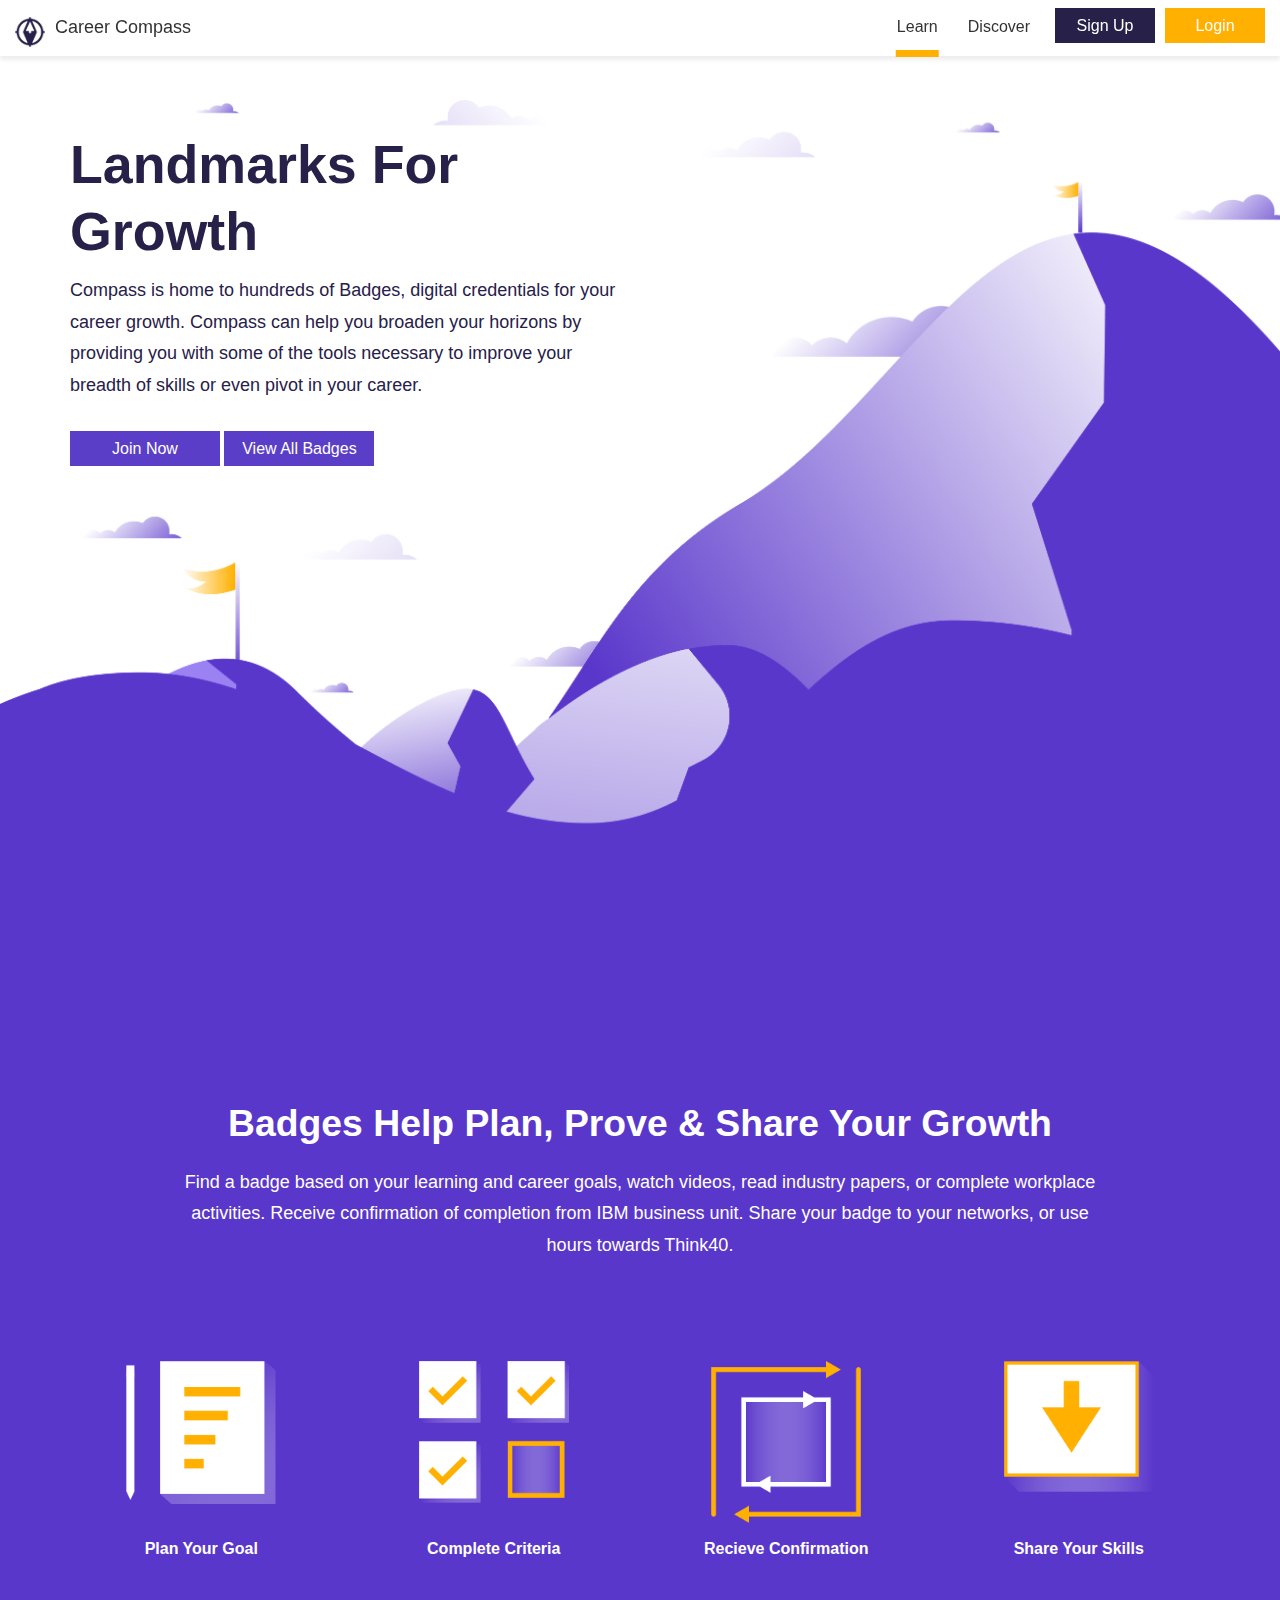
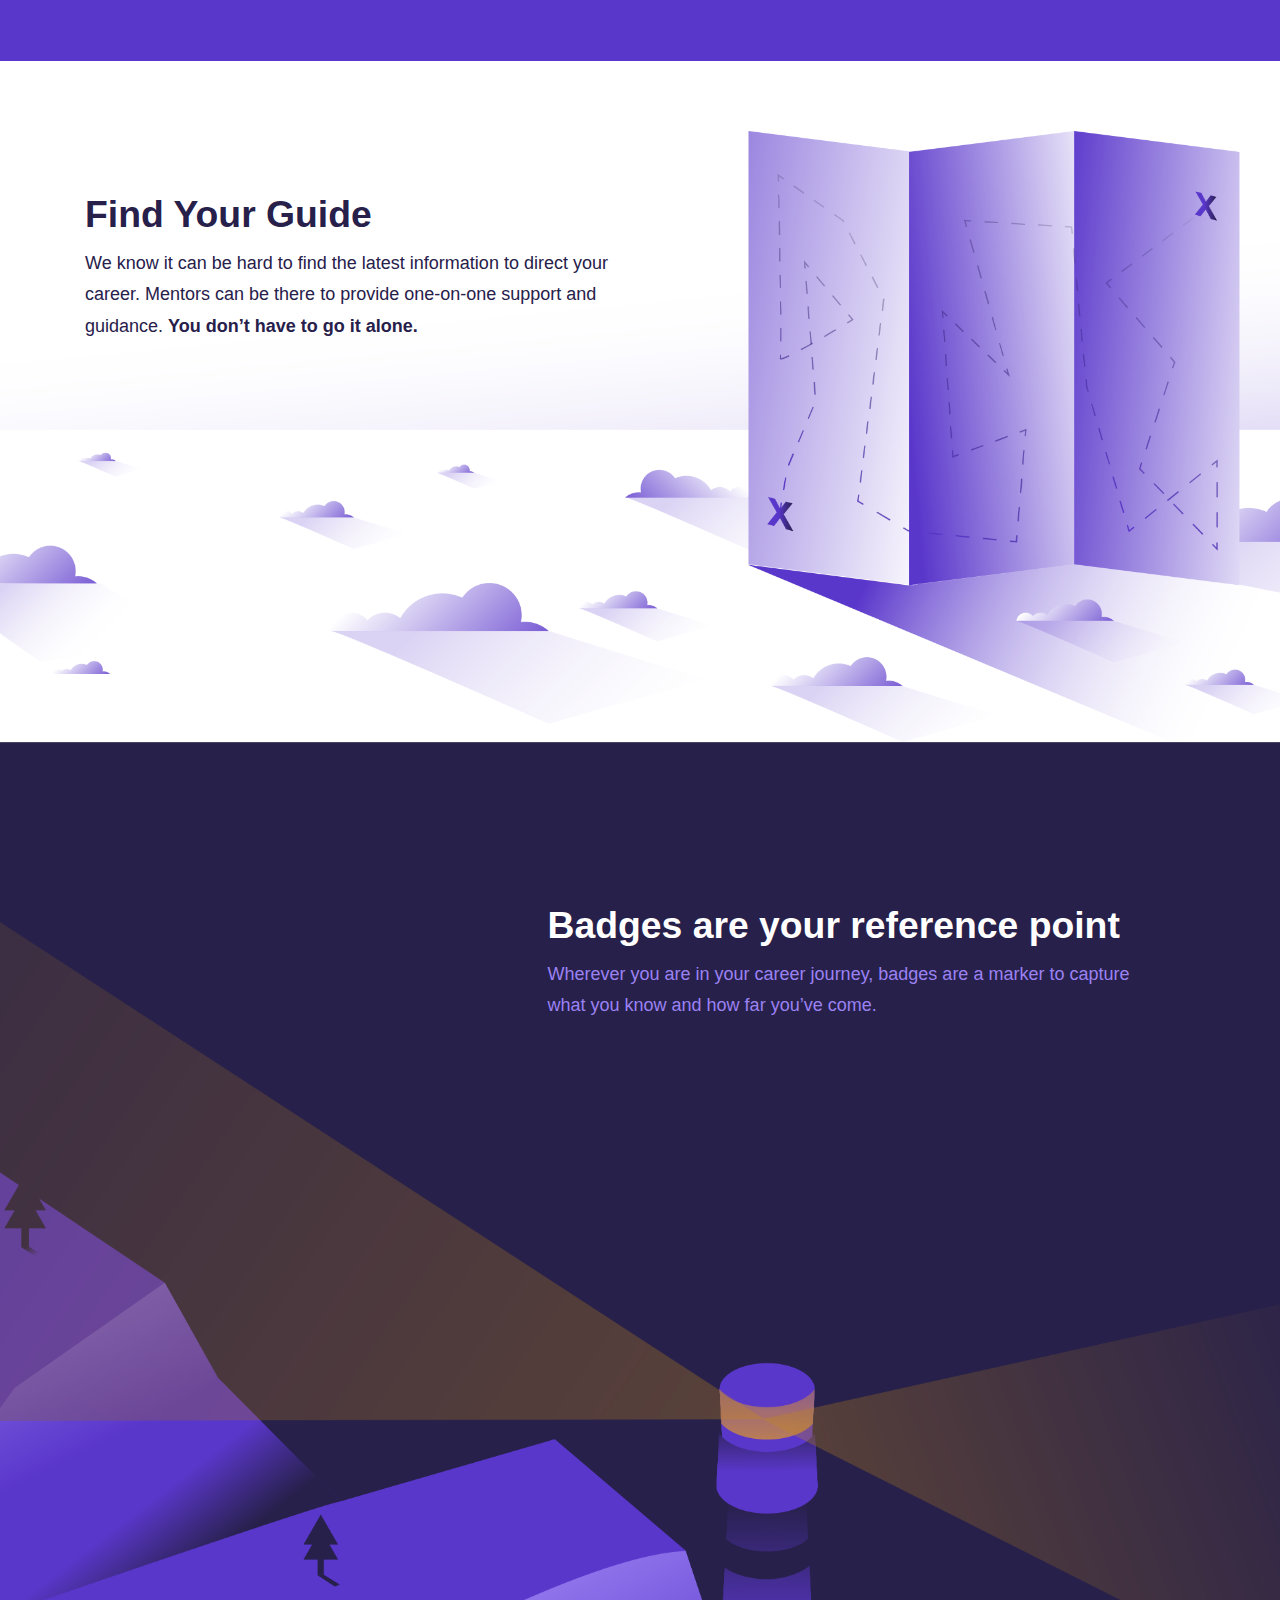
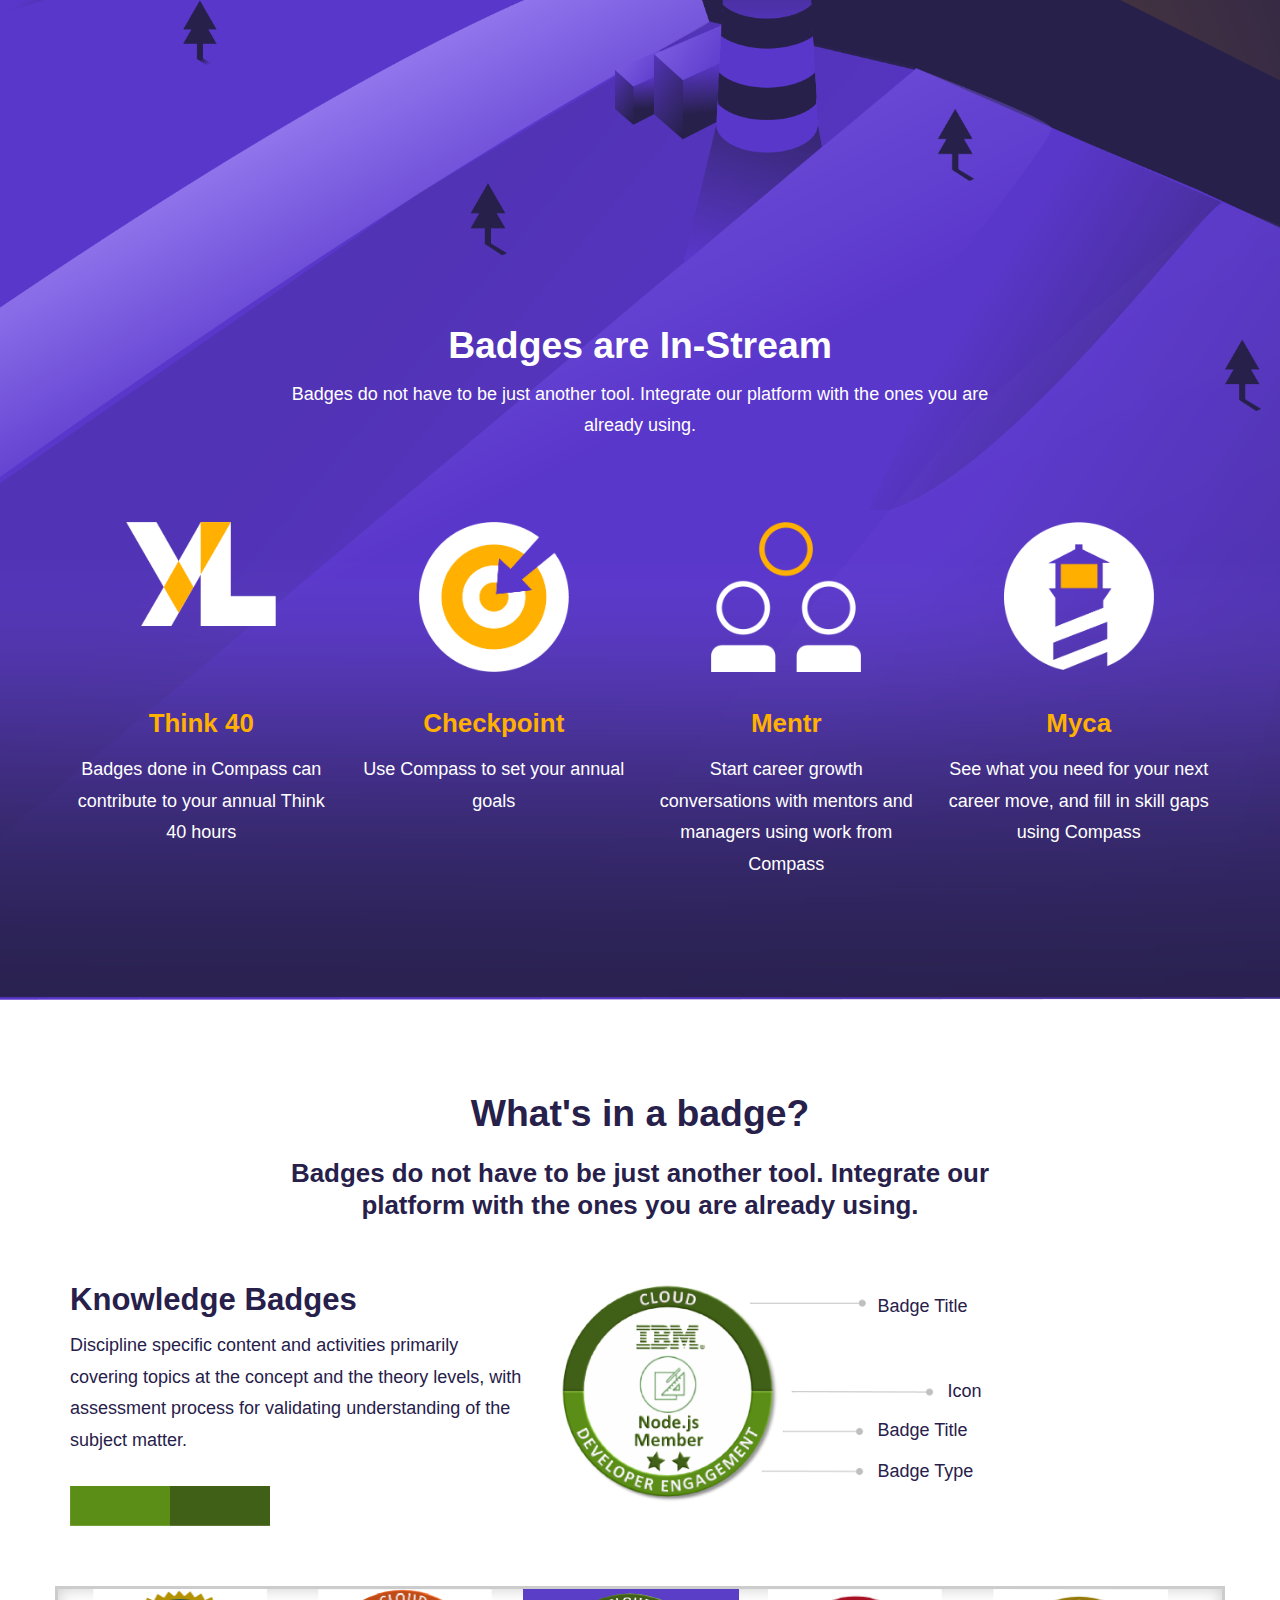
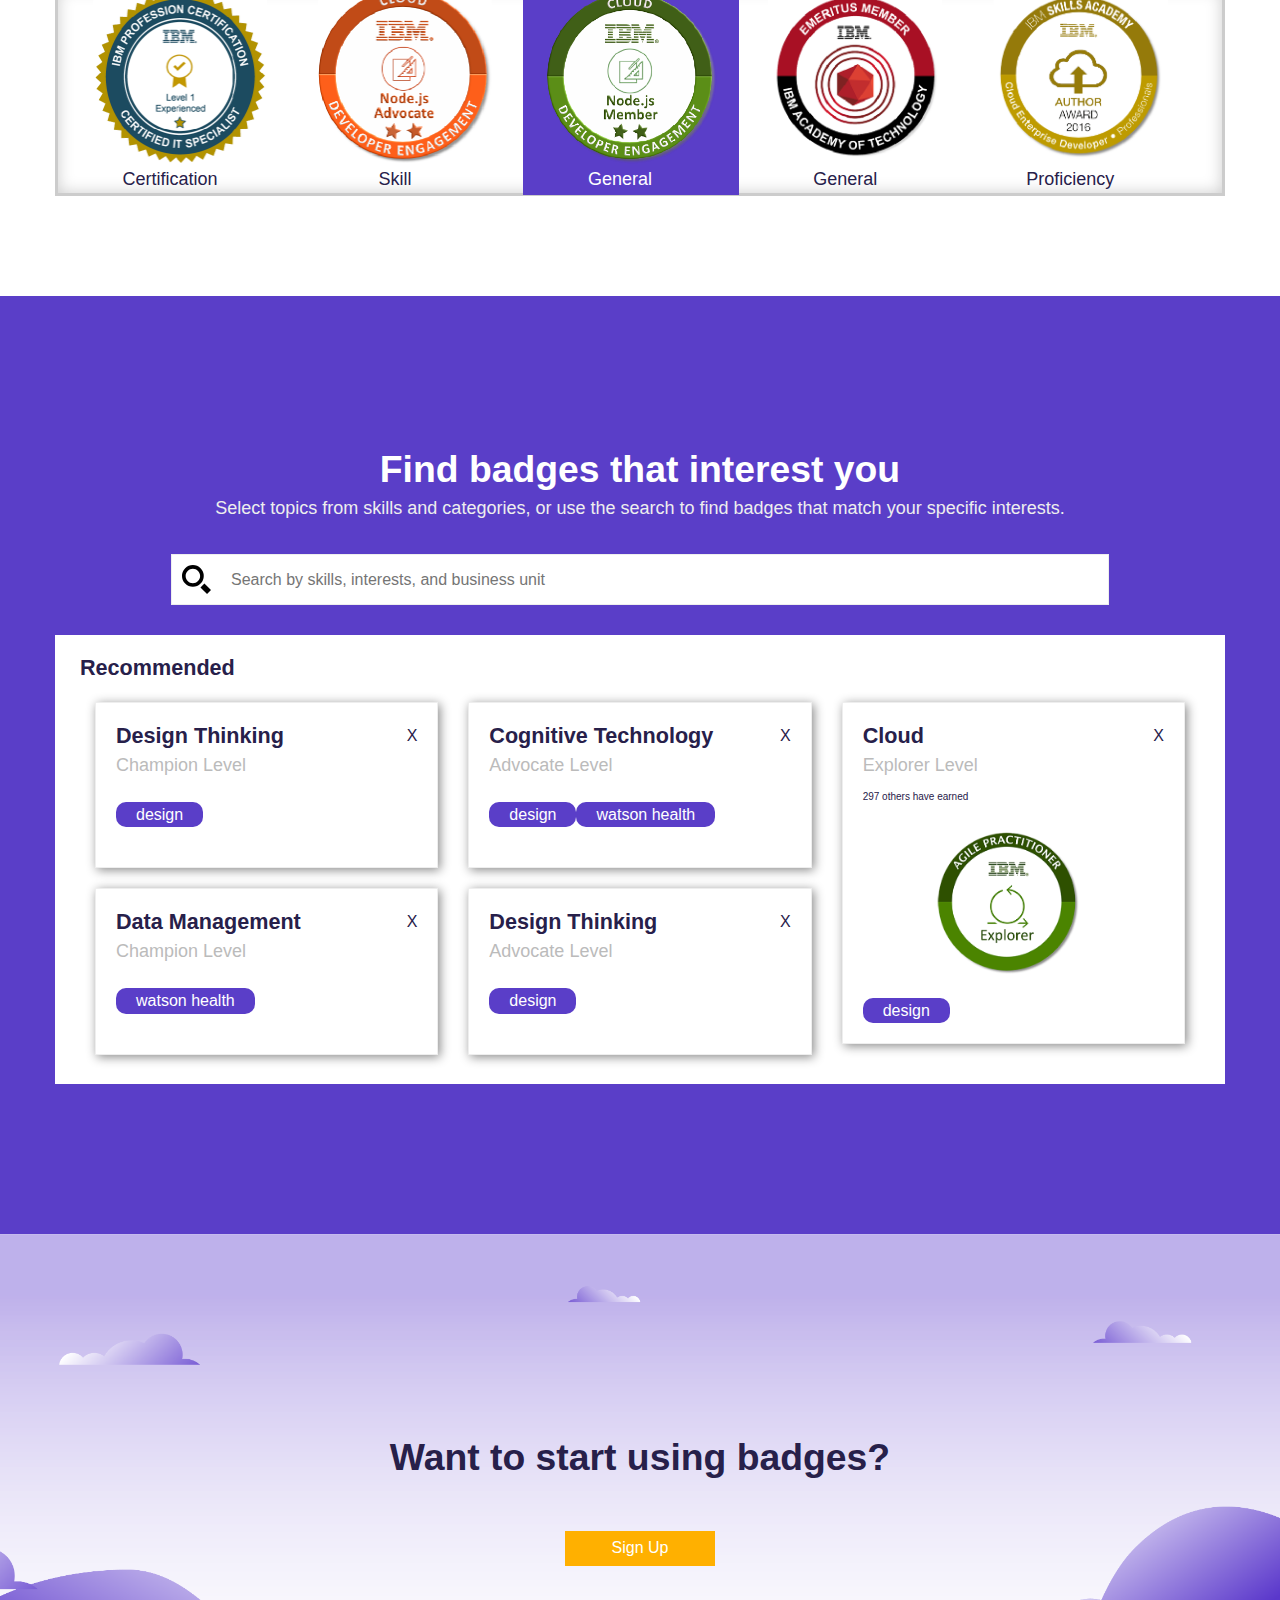
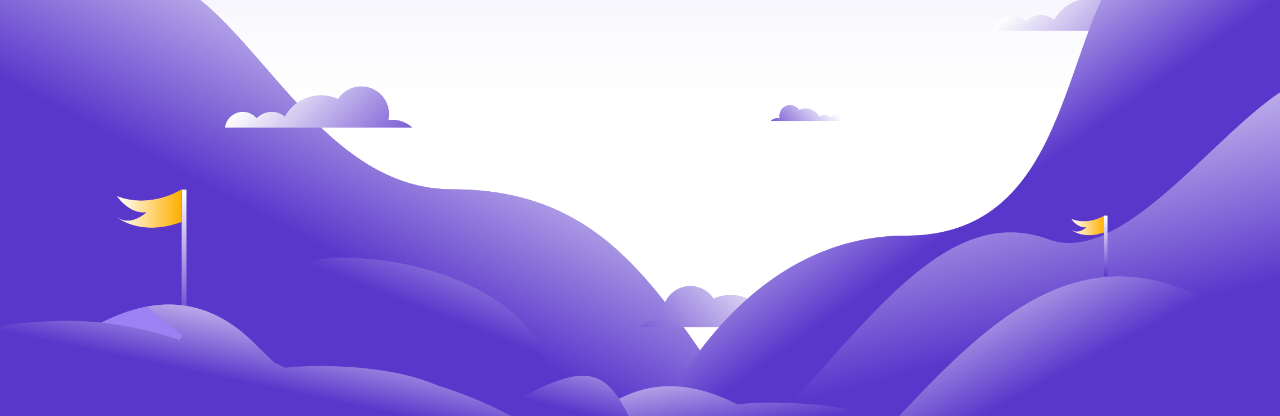
<file: index.html>
<!doctype html><html class="no-js"><head><meta charset="utf-8"><meta name="description" content=""><meta name="viewport" content="width=device-width,initial-scale=1"><title>Career Compass</title><link rel="apple-touch-icon" href="apple-touch-icon.png"><link rel="stylesheet" href="styles/main.css"><script src="scripts/vendor/modernizr.js"></script></head><body><!--[if IE]><p class="browserupgrade">You are using an <strong>outdated</strong> browser. Please <a href="http://browsehappy.com/">upgrade your browser</a> to improve your experience.</p><![endif]--><nav class="nav navbar navbar-fixed-top"><div class="container-fluid"><div class="navbar-header"><button type="button" class="navbar-toggle collapsed" data-toggle="collapse" data-target="#bs-example-navbar-collapse-1" aria-expanded="false"><span class="sr-only">Toggle navigation</span> <span class="icon-bar"></span> <span class="icon-bar"></span> <span class="icon-bar"></span></button> <a class="navbar-brand" href="#"><img src="images/logo.png" alt=""> Career Compass</a></div><div class="collapse navbar-collapse" id="bs-example-navbar-collapse-1"><ul class="nav navbar-nav navbar-right"><li class="active"><a href="#">Learn</a></li><li><a href="#">Discover</a></li><li><button class="cta">Sign Up</button></li><li><button class="cta accent">Login</button></li></ul></div></div></nav><article class="container-fluid splash"><div class="row"><div class="container"><div class="row"><div class="col-md-8"></div><div class="col-md-6"><h1>Landmarks For Growth</h1><p>Compass is home to hundreds of Badges, digital credentials for your career growth. Compass can help you broaden your horizons by providing you with some of the tools necessary to improve your breadth of skills or even pivot in your career.</p><button class="badge-btn join-btn" type="submit">Join Now</button> <button class="badge-btn" type="submit">View All Badges</button></div></div></div></div></article><article class="waypoints-wrapper container-fluid"><div class="row"><div class="container"><div class="row"><div class="waypoints-header col-xs-10 col-xs-offset-1"><h3>Badges Help Plan, Prove &amp; Share Your Growth</h3><p>Find a badge based on your learning and career goals, watch videos, read industry papers, or complete workplace activities. Receive confirmation of completion from IBM business unit. Share your badge to your networks, or use hours towards Think40.</p></div></div></div></div><div class="waypoints row"><div class="container"><div class="row"><div class="waypoint col-xs-6 col-md-3"><figure><img src="images/icons/Icon1.png" alt=""><figcaption>Plan Your Goal</figcaption></figure></div><div class="waypoint col-xs-6 col-md-3"><figure><img src="images/icons/Icon2.png" alt=""><figcaption>Complete Criteria</figcaption></figure></div><div class="waypoint col-xs-6 col-md-3"><figure><img src="images/icons/Icon3.png" alt=""><figcaption>Recieve Confirmation</figcaption></figure></div><div class="waypoint col-xs-6 col-md-3"><figure><img src="images/icons/Icon4.png" alt=""><figcaption>Share Your Skills</figcaption></figure></div></div></div></div></article><article class="careerNav contentWBg container-fluid"><div class="row"><div class="container"><div class="col-xs-12 col-sm-8 col-md-6"><h3>Find Your Guide</h3><p>We know it can be hard to find the latest information to direct your career. Mentors can be there to provide one-on-one support and guidance. <b>You don’t have to go it alone.</b></p></div></div></div></article><article class="badgesAre contentWBg container-fluid"><div class="row"><div class="container"><div class="row badgesAre-content col-xs-12"><div class="col-xs-12 col-sm-8 col-md-offset-5 col-md-7 pull-right down"><h3>Badges are your reference point</h3><p class="color-light">Wherever you are in your career journey, badges are a marker to capture what you know and how far you’ve come.</p></div></div><div class="inStream row"><div class="col-xs-12 col-sm-8 col-xs-offset-0 col-sm-offset-2"><h3>Badges are In-Stream</h3><p>Badges do not have to be just another tool. Integrate our platform with the ones you are already using.</p></div></div><div class="integratesWith row"><div class="circle-holder col-xs-6 col-md-3 col-md-offset-0"><img src="images/icons/Asset20.png" alt=""></div><div class="circle-holder col-xs-6 col-md-3 col-md-offset-0"><img src="images/icons/Asset21.png" alt=""></div><div class="circle-holder col-xs-6 col-md-3 col-md-offset-0"><img src="images/icons/Asset22.png" alt=""></div><div class="circle-holder col-xs-6 col-md-3 col-md-offset-0"><img src="images/icons/Asset25.png" alt=""></div><div class="clearfix visible-xs-block"></div></div><div class="integratesWith row"><div class="circle-holder hidden-xs hidden-sm col-md-3 col-md-offset-0"><h5>Think 40</h5><p>Badges done in Compass can contribute to your annual Think 40 hours</p></div><div class="circle-holder hidden-xs hidden-sm col-md-3 col-md-offset-0"><h5>Checkpoint</h5><p>Use Compass to set your annual goals</p></div><div class="circle-holder hidden-xs hidden-sm col-md-3 col-md-offset-0"><h5>Mentr</h5><p>Start career growth conversations with mentors and managers using work from Compass</p></div><div class="circle-holder hidden-xs hidden-sm col-md-3 col-md-offset-0"><h5>Myca</h5><p>See what you need for your next career move, and fill in skill gaps using Compass</p></div><div class="clearfix visible-xs-block"></div></div></div></div></article><article class="container-fluid whats-a-badge"><div class="container"><div class="row intro"><div class="col-xs-12 col-sm-8 col-sm-offset-2 col-xs-offset-0"><h3>What's in a badge?</h3><h5>Badges do not have to be just another tool. Integrate our platform with the ones you are already using.</h5></div></div><div class="row deconstructed"><div class="col-xs-12 col-sm-5"><h4>Knowledge Badges</h4><p class="noTranslate">Discipline specific content and activities primarily covering topics at the concept and the theory levels, with assessment process for validating understanding of the subject matter.</p><img class="rectangle" src="images/icons/Asset26.png" alt=""></div><div class="col-xs-5 col-sm-4 col-xs-offset-2 col-sm-offset-0"><img class="showing" src="images/icons/Asset33.png" alt=""></div><div class="col-xs-3 col-sm-3"><p>Badge Title</p><p>Icon</p><p>Badge Title</p><p>Badge Type</p></div></div><div class="row badgeTypeWrapper"><div class="col-xs-12"><div class="badgeType"><figure><img src="images/icons/Asset32.png" alt=""><figcaption><p>Certification</p></figcaption></figure></div><div class="badgeType"><figure><img src="images/icons/Asset28.png" alt=""><figcaption><p>Skill</p></figcaption></figure></div><div class="badgeType active"><figure><img src="images/icons/Asset29.png" alt=""><figcaption><p>General</p></figcaption></figure></div><div class="badgeType"><figure><img src="images/icons/Asset30.png" alt=""><figcaption><p>General</p></figcaption></figure></div><div class="badgeType"><figure><img src="images/icons/Asset31.png" alt=""><figcaption><p>Proficiency</p></figcaption></figure></div></div></div></div></article><article class="container-fluid search-badges"><div class="container"><section class="row"><div class="search-header"><h3>Find badges that interest you</h3><p>Select topics from skills and categories, or use the search to find badges that match your specific interests.</p></div><div class="search"><div class="search-icon-box"><img src="images/icons/search_16.svg" class="search-icon"></div><input class="search-input" type="text" placeholder="Search by skills, interests, and business unit"></div></section><section class="row interest-results"><div class="row"><h6>Recommended</h6></div><div class="row interest-cards"><div class="col-md-4"><div class="interest-card"><div class="card-info"><h6>Design Thinking</h6><p>Champion Level</p><div class="tag">design</div></div><div class="arrow">X</div></div><div class="interest-card"><div class="card-info"><h6>Data Management</h6><p>Champion Level</p><div class="tag">watson health</div></div><div class="arrow">X</div></div></div><div class="col-md-4"><div class="interest-card"><div class="card-info"><h6>Cognitive Technology</h6><p>Advocate Level</p><div class="tag">design</div><div class="tag">watson health</div></div><div class="arrow">X</div></div><div class="interest-card"><div class="card-info"><h6>Design Thinking</h6><p>Advocate Level</p><div class="tag">design</div></div><div class="arrow">X</div></div></div><div class="col-md-4"><div class="interest-card card-active"><div class="card-info"><h6>Cloud</h6><p>Explorer Level</p><span>297 others have earned</span> <img src="images/icons/badge.png" alt=""><div class="tag">design</div></div><div class="arrow">X</div></div></div></div></section></div></article><article class="container-fluid signUp"><div class="row"><div class="container"><div class="row"><div class="col-xs-12"><h3>Want to start using badges?</h3><button class="join-btn accent badge-btn">Sign Up</button></div></div></div></div></article><script>!function(e,t,a,n,c,o){e.GoogleAnalyticsObject=n,e[n]||(e[n]=function(){(e[n].q=e[n].q||[]).push(arguments)}),e[n].l=+new Date,c=t.createElement(a),o=t.getElementsByTagName(a)[0],c.src="https://www.google-analytics.com/analytics.js",o.parentNode.insertBefore(c,o)}(window,document,"script","ga"),ga("create","UA-XXXXX-X"),ga("send","pageview")</script><script src="scripts/vendor.js"></script><script src="scripts/main.js"></script></body></html>
</file>
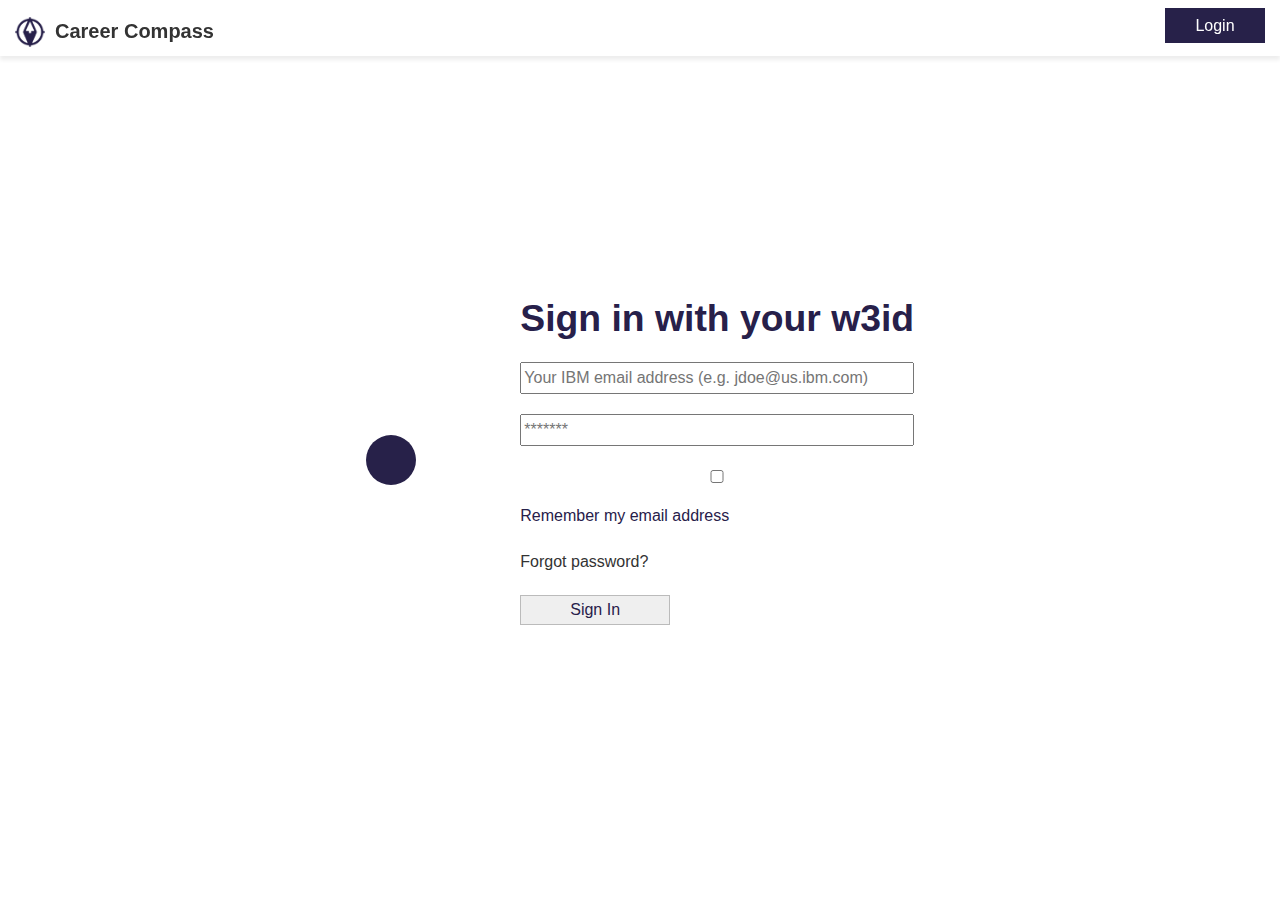
<file: join.html>
<!doctype html><html class="no-js"><head><meta charset="utf-8"><meta name="description" content=""><meta name="viewport" content="width=device-width,initial-scale=1"><title>Compass Signup</title><link rel="apple-touch-icon" href="apple-touch-icon.png"><link rel="stylesheet" href="styles/main.css"><script src="scripts/vendor/modernizr.js"></script></head><body><!--[if IE]><p class="browserupgrade">You are using an <strong>outdated</strong> browser. Please <a href="http://browsehappy.com/">upgrade your browser</a> to improve your experience.</p><![endif]--><nav class="navbar navbar-fixed-top"><div class="container-fluid"><div class="navbar-header"><button type="button" class="navbar-toggle collapsed" data-toggle="collapse" data-target="#bs-example-navbar-collapse-1" aria-expanded="false"><span class="sr-only">Toggle navigation</span> <span class="icon-bar"></span> <span class="icon-bar"></span> <span class="icon-bar"></span></button> <a class="navbar-brand" href="#"><img src="images/logo.png" alt=""><h6 class="brand">Career Compass</h6></a></div><div class="collapse navbar-collapse" id="bs-example-navbar-collapse-1"><ul class="nav navbar-nav navbar-right"><li><button class="cta">Login</button></li></ul></div></div></nav><section class="login"><div class="logo-thing"></div><div class="right-side"><h3>Sign in with your w3id</h3><input type="text" placeholder="Your IBM email address (e.g. jdoe@us.ibm.com)"> <input type="password" placeholder="*******"> <input type="checkbox">Remember my email address <a href="#">Forgot password?</a> <button class="sign-in">Sign In</button></div></section><section class="creating-profile"><div class="circle"></div><div class="right-side"><h3>Creating profile</h3><hr><p>+ Connecting to Bluepages</p><p>+ Importing data from Checkpoint</p><p>+ Importing data from Think40</p></div></section><section class="confirm-profile"><div class="row"><div class="cp-intros col-xs-6 col-xs-offset-3"><h3>Confirm Profile</h3><p>Here is the information we were able to pull from W3 and Checkpoint. Please confirm that this information is correct.</p></div></div><div class="row personal"><div class="col-xs-2 col-xs-offset-1">Personal</div><div class="col-xs-6"><div class="row"><div class="col-xs-6"><div class="circle"></div></div><div class="col-xs-6"><p>Name</p><h4>Karim Surname</h4><p>Job role</p><h4>Offering Manager</h4><p>Business unit</p><h4>Watson Health</h4></div></div></div></div><div class="row skills-and-interests"><div class="col-xs-2 col-xs-offset-1">Skills &amp; Interests</div><div class="col-xs-6"><p>Skills I have</p><div class="skill-box">Marketing</div><div class="skill-box">Communication</div><div class="skill-box">Strategy</div><div class="skill-box add-more">Add more +</div><p>Skills I want to learn</p><div class="skill-box">Design</div><div class="skill-box">Facilitation</div><div class="skill-box add-more">Add more +</div></div></div><div class="row"><div class="col-xs-2 col-xs-offset-1">Badges you want to earn</div><div class="want-to-earn col-xs-6"><div class="row"><div class="col-xs-4"><div class="badge"></div></div><div class="badge-info-holder col-xs-8"><p class="badge-explanation">This badge holder has a solid foundation to have a client conversation about how IBM Cloud can help drive positive outcomes for their business.</p><div class="skill-box">Design</div><div class="skill-box">Facilitation</div><div class="skill-box add-more">Add more +</div></div><p class="saved-compass">Saved to your Compass</p></div></div></div><div class="final-buttons row"><div class="col-xs-6 col-xs-offset-3"><button class="final-button-dear-lord">Cancel Profile Creation</button> <button class="final-button-dear-lord">Confirm Profile</button></div></div></section><script>!function(e,t,a,n,c,o){e.GoogleAnalyticsObject=n,e[n]||(e[n]=function(){(e[n].q=e[n].q||[]).push(arguments)}),e[n].l=+new Date,c=t.createElement(a),o=t.getElementsByTagName(a)[0],c.src="https://www.google-analytics.com/analytics.js",o.parentNode.insertBefore(c,o)}(window,document,"script","ga"),ga("create","UA-XXXXX-X"),ga("send","pageview")</script><script src="scripts/vendor.js"></script><script src="scripts/main.js"></script></body></html>
</file>
